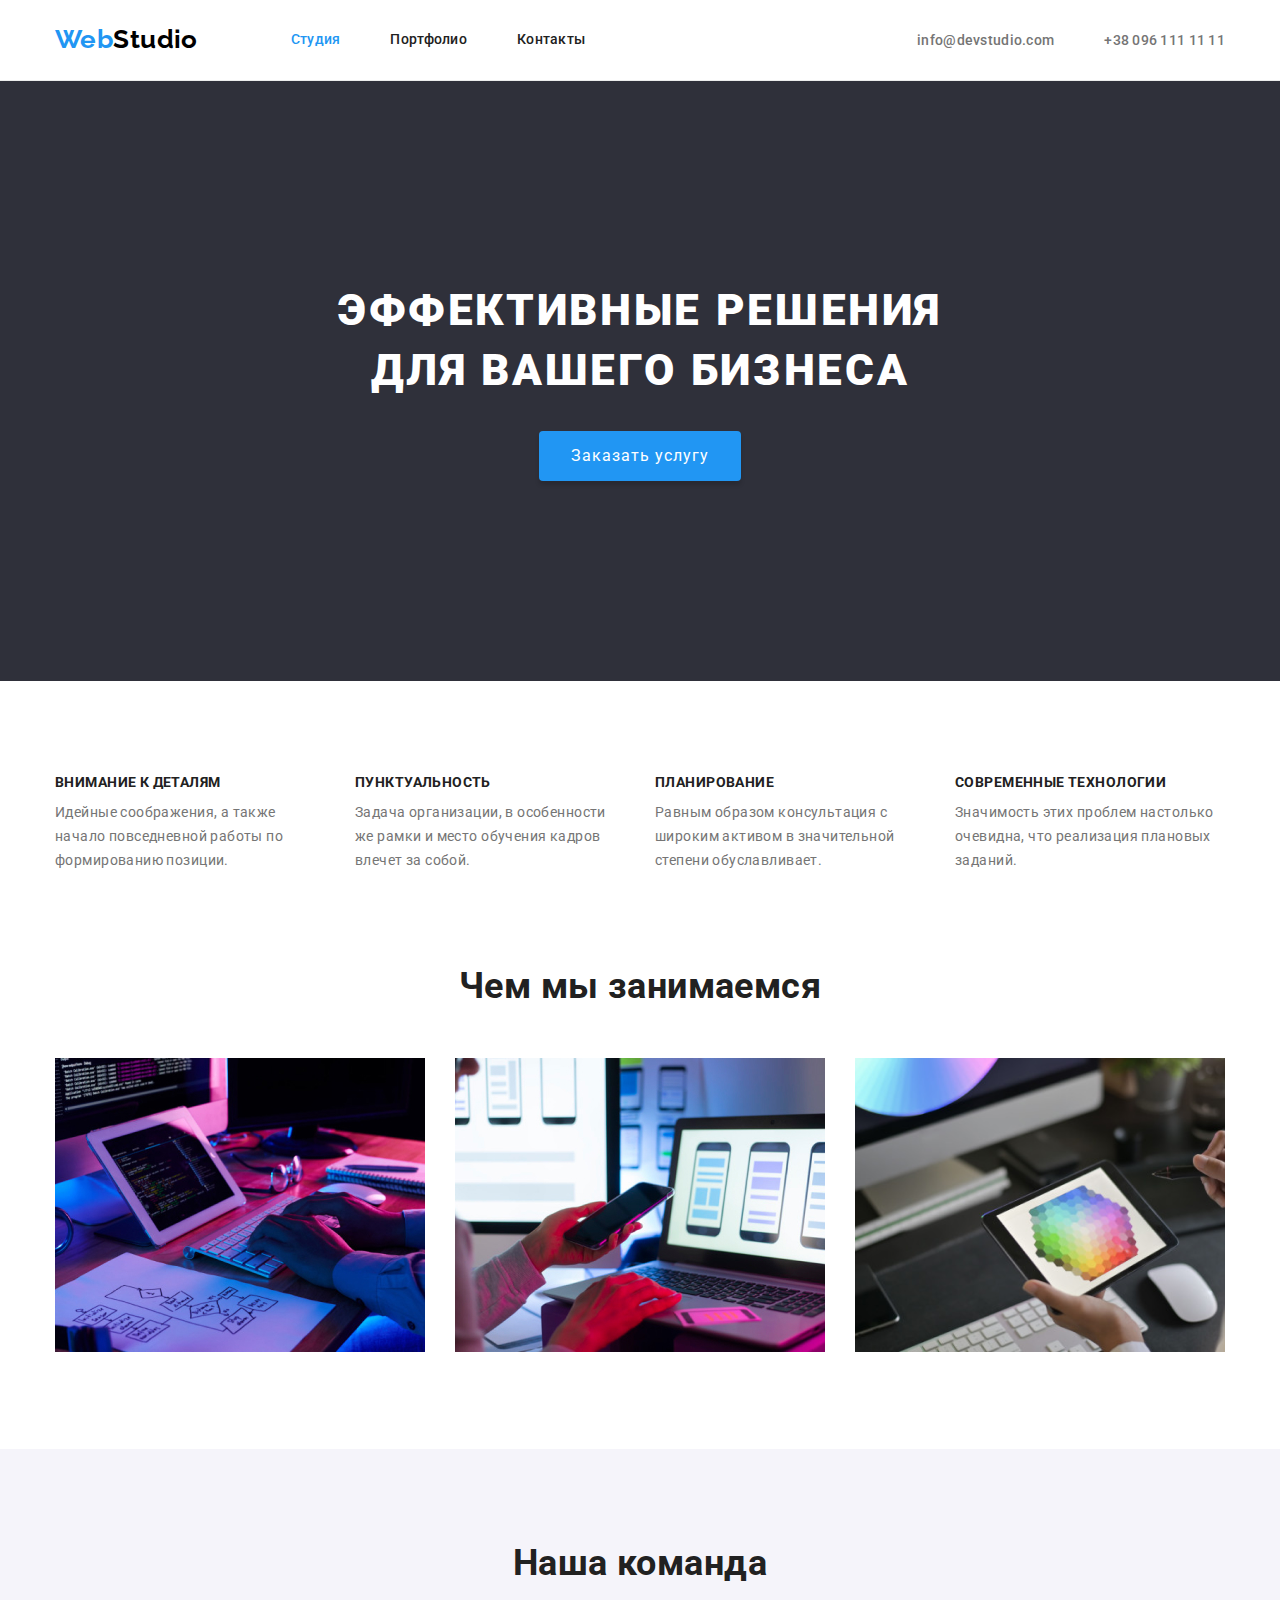
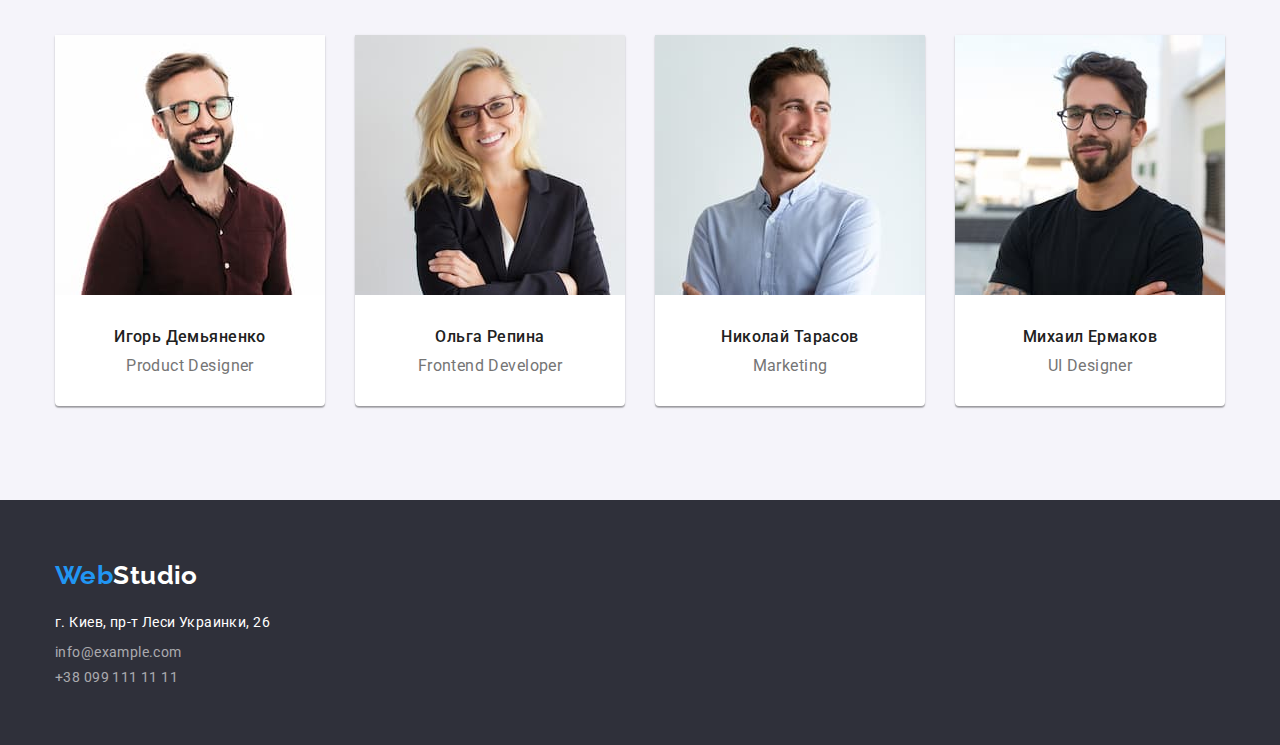
<file: index.html>
<!DOCTYPE html>
<html lang="ru">
  <head>
    <meta charset="UTF-8" />
    <meta http-equiv="X-UA-Compatible" content="IE=edge" />
    <meta name="viewport" content="width=device-width, initial-scale=1.0" />
    <title>Моя Студия</title>
    <link rel="preconnect" href="https://fonts.gstatic.com" />
    <link
      href="https://fonts.googleapis.com/css2?family=Raleway:wght@700&family=Roboto:wght@400;500;700;900&display=swap"
      rel="stylesheet"
    />
    <link
      rel="stylesheet"
      href="https://cdnjs.cloudflare.com/ajax/libs/modern-normalize/1.0.0/modern-normalize.min.css"
    />
    <link rel="stylesheet" href="./css/styles.css" />
  </head>
  <body>
    <!-- Шапка -->
    <header class="main-header">
      <div class="container header">
        <nav class="navigation">
          <a href="./index.html" class="navigation-logo"> <span class="accent">Web</span>Studio</a>
          <ul class="navigation-list">
            <li class="navigation-item">
              <a href="./index.html" class="navigation-link current">Студия</a>
            </li>
            <li class="navigation-item">
              <a href="./portfolio.html" class="navigation-link">Портфолио</a>
            </li>
            <li class="navigation-item">
              <a href="" class="navigation-link">Контакты</a>
            </li>
          </ul>
        </nav>
        <ul class="navigation-contact">
          <li class="navigation-item">
            <a href="mailto:info@devstudio.com" class="navigation-address">info@devstudio.com</a>
          </li>
          <li class="navigation-item">
            <a href="tel:+380961111111" class="navigation-address">+38 096 111 11 11</a>
          </li>
        </ul>
      </div>
    </header>

    <!-- Мейн контент -->
    <main>
      <!-- Герой -->
      <section class="hero section">
        <div class="container">
          <h1 class="hero-title">Эффективные решения для вашего бизнеса</h1>
          <button type="button" class="button">Заказать услугу</button>
        </div>
      </section>

      <!-- Преимущества -->
      <section class="section no-padding-bottom">
        <h2 class="hidden">Наши Преимущества</h2>
        <div class="container">
          <ul class="feature-list">
            <li class="feature-item">
              <h3 class="feature-list-title">Внимание к деталям</h3>
              <p class="feature-desc">
                Идейные соображения, а также начало повседневной работы по формированию позиции.
              </p>
            </li>
            <li class="feature-item">
              <h3 class="feature-list-title">Пунктуальность</h3>
              <p class="feature-desc">
                Задача организации, в особенности же рамки и место обучения кадров влечет за собой.
              </p>
            </li>
            <li class="feature-item">
              <h3 class="feature-list-title">Планирование</h3>
              <p class="feature-desc">
                Равным образом консультация с широким активом в значительной степени обуславливает.
              </p>
            </li>
            <li class="feature-item">
              <h3 class="feature-list-title">Современные технологии</h3>
              <p class="feature-desc">
                Значимость этих проблем настолько очевидна, что реализация плановых заданий.
              </p>
            </li>
          </ul>
        </div>
      </section>

      <!-- Чем мы занимаемся -->
      <section class="section">
        <div class="container">
          <h2 class="occupation-title">Чем мы занимаемся</h2>
          <ul class="occupation">
            <li>
              <img src="./images/img1.jpg" alt="рабочий стол" width="370" height="294" />
            </li>

            <li>
              <img
                src="./images/img2.jpg"
                alt="человек с телефоном возле ноутбука"
                width="370"
                height="294"
              />
            </li>
            <li>
              <img src="./images/img3.jpg" alt="человек с планшетом" width="370" height="294" />
            </li>
          </ul>
        </div>
      </section>

      <!-- Наша команда -->
      <section class="team section">
        <div class="container">
          <h2 class="team-title">Наша команда</h2>
          <ul class="team-list">
            <li class="team-list-card">
              <img
                class="team-photo"
                src="./images/img11.jpg"
                alt="мужчина в очках и бордовой рубашке"
                width="270"
                height="260"
              />
              <div class="team-list-card-description">
                <h3 class="team-member">Игорь Демьяненко</h3>
                <p lang="en" class="team-role">Product Designer</p>
              </div>
            </li>
            <li class="team-list-card">
              <img
                class="team-photo"
                src="./images/img12.jpg"
                alt="девушка в очках в черном пиджаке"
                width="270"
                height="260"
              />
              <div class="team-list-card-description">
                <h3 class="team-member">Ольга Репина</h3>
                <p lang="en" class="team-role">Frontend Developer</p>
              </div>
            </li>
            <li class="team-list-card">
              <img
                class="team-photo"
                src="./images/img13.jpg"
                alt="мужчина в светлой рубашке"
                width="270"
                height="260"
              />
              <div class="team-list-card-description">
                <h3 class="team-member">Николай Тарасов</h3>
                <p lang="en" class="team-role">Marketing</p>
              </div>
            </li>
            <li class="team-list-card">
              <img
                class="team-photo"
                src="./images/img14.jpg"
                alt="мужчина в очках в черной футболке"
                width="270"
                height="260"
              />
              <div class="team-list-card-description">
                <h3 class="team-member">Михаил Ермаков</h3>
                <p lang="en" class="team-role">UI Designer</p>
              </div>
            </li>
          </ul>
        </div>
      </section>
    </main>

    <!-- Футер -->
    <footer class="contact">
      <div class="container">
        <a href="./index.html" class="contact-logo"> <span class="accent">Web</span>Studio</a>
        <address class="contact-list">
          <p class="contact-address">г. Киев, пр-т Леси Украинки, 26</p>
          <a href="mailto:info@example.com" class="contact-link">info@example.com</a>
          <a href="tel:+380991111111" class="contact-link">+38 099 111 11 11</a>
        </address>
      </div>
    </footer>
  </body>
</html>
</file>
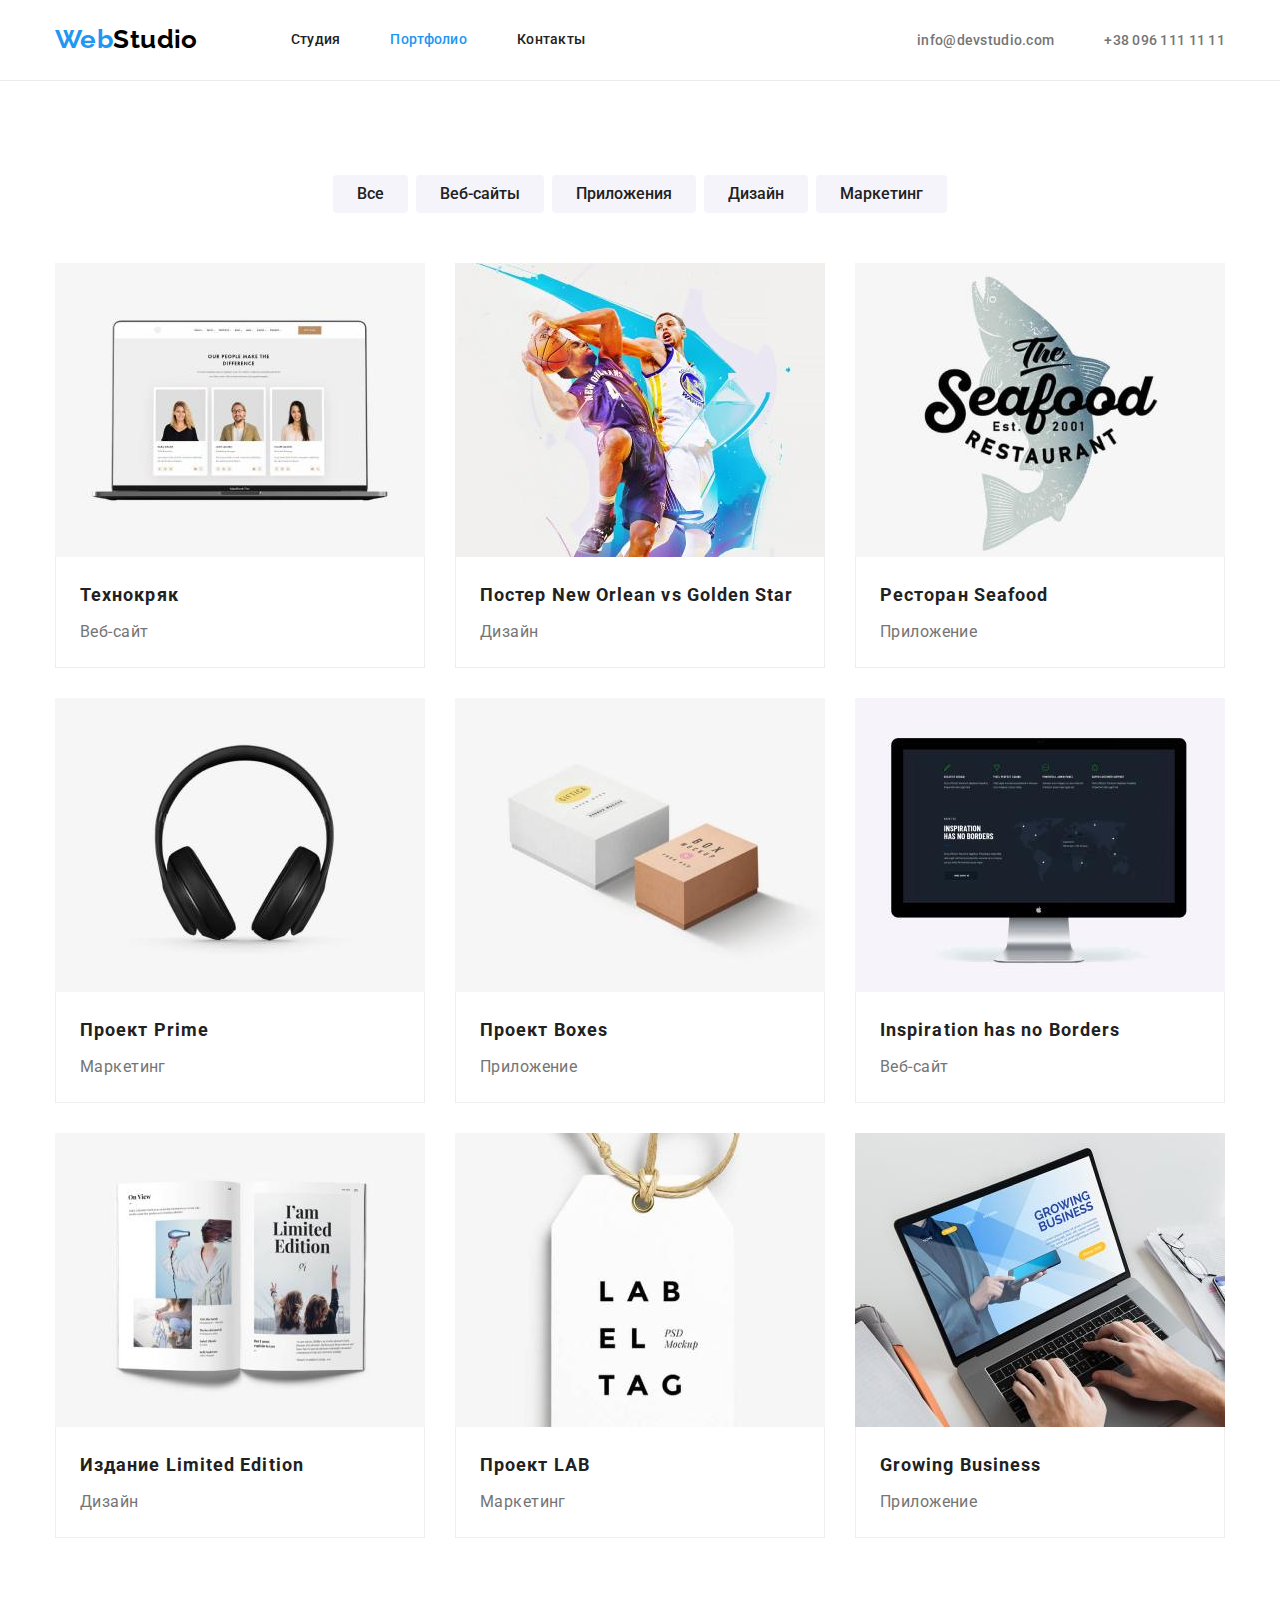
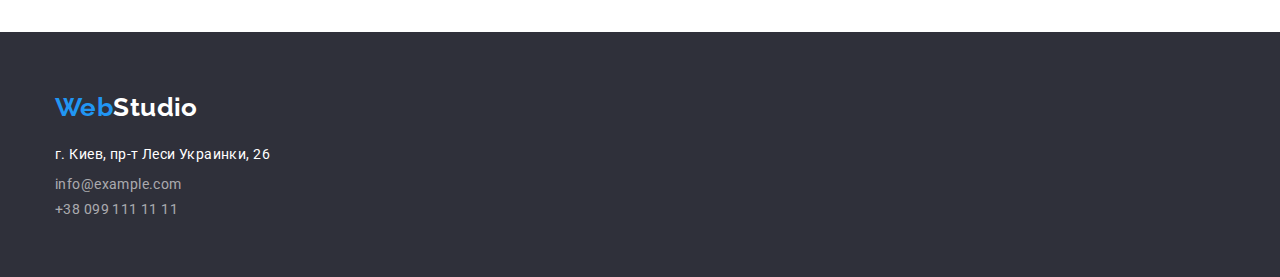
<file: portfolio.html>
<!DOCTYPE html>
<html lang="ru">
  <head>
    <meta charset="UTF-8" />
    <meta http-equiv="X-UA-Compatible" content="IE=edge" />
    <meta name="viewport" content="width=device-width, initial-scale=1.0" />
    <title>Моя Студия</title>
    <link rel="preconnect" href="https://fonts.gstatic.com" />
    <link
      href="https://fonts.googleapis.com/css2?family=Raleway:wght@700&family=Roboto:wght@400;500;700;900&display=swap"
      rel="stylesheet"
    />
    <link
      rel="stylesheet"
      href="https://cdnjs.cloudflare.com/ajax/libs/modern-normalize/1.0.0/modern-normalize.min.css"
    />
    <link rel="stylesheet" href="./css/styles.css" />
  </head>
  <body>
    <!-- Шапка -->
    <header class="main-header">
      <div class="container header">
        <nav class="navigation">
          <a href="./index.html" class="navigation-logo"> <span class="accent">Web</span>Studio</a>
          <ul class="navigation-list">
            <li class="navigation-item">
              <a href="./index.html" class="navigation-link">Студия</a>
            </li>
            <li class="navigation-item">
              <a href="./portfolio.html" class="navigation-link current">Портфолио</a>
            </li>
            <li class="navigation-item">
              <a href="" class="navigation-link">Контакты</a>
            </li>
          </ul>
        </nav>
        <ul class="navigation-contact">
          <li class="navigation-item">
            <a href="mailto:info@devstudio.com" class="navigation-address">info@devstudio.com</a>
          </li>
          <li class="navigation-item">
            <a href="tel:+380961111111" class="navigation-address">+38 096 111 11 11</a>
          </li>
        </ul>
      </div>
    </header>

    <!-- Мейн контент -->
    <main>
      <section class="section">
        <h1 class="hidden">Портфолио</h1>
        <div class="container">
          <!-- Фильтр -->
          <ul class="filter">
            <li class="filter-item"><button type="button" class="filter-button">Все</button></li>
            <li class="filter-item">
              <button type="button" class="filter-button">Веб-сайты</button>
            </li>
            <li class="filter-item">
              <button type="button" class="filter-button">Приложения</button>
            </li>
            <li class="filter-item"><button type="button" class="filter-button">Дизайн</button></li>
            <li class="filter-item">
              <button type="button" class="filter-button">Маркетинг</button>
            </li>
          </ul>

          <!-- Список работ -->
          <ul class="works">
            <li class="work-list-card">
              <img class="image" src="./images/img21.jpg" alt="ноутбук" width="370" height="294" />
              <div class="work-description">
                <h2 class="works-item">Технокряк</h2>
                <p class="works-id">Веб-сайт</p>
              </div>
            </li>

            <li class="work-list-card">
              <img
                class="image"
                src="./images/img22.jpg"
                alt="баскетболисты"
                width="370"
                height="294"
              />
              <div class="work-description">
                <h2 class="works-item">Постер <span lang="en">New Orlean vs Golden Star</span></h2>
                <p class="works-id">Дизайн</p>
              </div>
            </li>

            <li class="work-list-card">
              <img
                class="image"
                src="./images/img23.jpg"
                alt="надпись ресторан морской еды на фоне рыбы"
                width="370"
                height="294"
              />
              <div class="work-description">
                <h2 class="works-item">Ресторан <span lang="en">Seafood</span></h2>
                <p class="works-id">Приложение</p>
              </div>
            </li>

            <li class="work-list-card">
              <img class="image" src="./images/img24.jpg" alt="наушники" width="370" height="294" />
              <div class="work-description">
                <h2 class="works-item">Проект <span lang="en">Prime</span></h2>
                <p class="works-id">Маркетинг</p>
              </div>
            </li>

            <li class="work-list-card">
              <img
                class="image"
                src="./images/img25.jpg"
                alt="две коробки с надписями"
                width="370"
                height="294"
              />
              <div class="work-description">
                <h2 class="works-item">Проект <span lang="en">Boxes</span></h2>
                <p class="works-id">Приложение</p>
              </div>
            </li>

            <li class="work-list-card">
              <img class="image" src="./images/img26.jpg" alt="монитор" width="370" height="294" />
              <div class="work-description">
                <h2 lang="en" class="works-item">Inspiration has no Borders</h2>
                <p class="works-id">Веб-сайт</p>
              </div>
            </li>

            <li class="work-list-card">
              <img
                class="image"
                src="./images/img27.jpg"
                alt="раскрытая книга"
                width="370"
                height="294"
              />
              <div class="work-description">
                <h2 class="works-item">Издание <span lang="en">Limited Edition</span></h2>
                <p class="works-id">Дизайн</p>
              </div>
            </li>

            <li class="work-list-card">
              <img
                class="image"
                src="./images/img28.jpg"
                alt="бирка для одежды"
                width="370"
                height="294"
              />
              <div class="work-description">
                <h2 class="works-item">Проект <span lang="en">LAB</span></h2>
                <p class="works-id">Маркетинг</p>
              </div>
            </li>

            <li class="work-list-card">
              <img
                class="image"
                src="./images/img29.jpg"
                alt="человек работающий за ноутбуком"
                width="370"
                height="294"
              />
              <div class="work-description">
                <h2 lang="en" class="works-item">Growing Business</h2>
                <p class="works-id">Приложение</p>
              </div>
            </li>
          </ul>
        </div>
      </section>
    </main>

    <!-- Футер -->
    <footer class="contact">
      <div class="container">
        <a href="./index.html" class="contact-logo"> <span class="accent">Web</span>Studio</a>
        <address class="contact-list">
          <p class="contact-address">г. Киев, пр-т Леси Украинки, 26</p>
          <a href="mailto:info@example.com" class="contact-link">info@example.com</a>
          <a href="tel:+380991111111" class="contact-link">+38 099 111 11 11</a>
        </address>
      </div>
    </footer>
  </body>
</html>
</file>
<file: css/styles.css>
/* =======Палитра======= */
:root {
  --main-text-color: #212121;
  --sec-text-color: #757575;
  --accent: #2196f3;
  --accent-opacity: rgba(33, 149, 243, 0.6);
  --white: #ffffff;
  --white-opacity: rgba(255, 255, 255, 0.6);
  --logo: #000000;
  --alt-bg: #2f303a;
  --secondary-bg: #f5f4fa;
  --button-bg-active: #188ce8;
}

/* =======Глобальные======= */
body {
  color: var(--main-text-color);
  font-family: 'Roboto', sans-serif;
  font-size: 14px;
  letter-spacing: 0.03em;
}
.navigation-list,
.navigation-contact,
.feature-list,
.occupation,
.team-list,
.filter,
.works {
  list-style: none;
  padding: 0;
  margin: 0;
}

.navigation-logo,
.navigation-link,
.navigation-address,
.contact-logo,
.contact-link {
  text-decoration: none;
}

.hidden {
  display: none;
}

.navigation .current {
  color: var(--accent);
}

.container {
  width: 1200px;
  padding: 0 15px;
  margin: 0 auto;
}

/* =======Логотипы======= */
.navigation-logo,
.contact-logo {
  font-family: Raleway, sans-serif;
  font-weight: 700;
  font-size: 26px;
  line-height: 1.2;
}

.navigation-logo {
  color: var(--logo);
}

.contact-logo {
  display: inline-block;
  margin-bottom: 20px;
  color: var(--white);
}

.accent {
  color: var(--accent);
}

.section {
  padding: 94px 0;
}
.hero.section {
  padding: 200px 0;
}
.section.no-padding-bottom {
  padding-bottom: 0;
}

/* =======Навигация======= */

.main-header {
  border-bottom: 1px solid #ececec;
}

.header {
  display: flex;
  align-items: center;
}

.navigation {
  display: flex;
  align-items: center;
}

.navigation-list {
  display: flex;
  margin-left: 93px;
}

.navigation-item:not(:last-child) {
  margin-right: 50px;
}

.navigation-address,
.navigation-link {
  font-weight: 500;
  line-height: 1.14;
  letter-spacing: 0.02em;
}

.navigation-link {
  display: block;
  padding-top: 32px;
  padding-bottom: 32px;
  color: var(--main-text-color);
}

.navigation-contact {
  display: flex;
  margin-left: auto;
}

.navigation-address {
  color: var(--sec-text-color);
}

.navigation-link:hover,
.navigation-address:hover,
.navigation-link:focus,
.navigation-address:focus {
  color: var(--accent);
}

/* =======Герой======= */
.hero {
  text-align: center;
  background-color: var(--alt-bg);
}
.hero-title {
  margin: 0 auto 30px;
  width: 696px;

  color: var(--white);
  font-weight: 900;
  font-size: 44px;
  line-height: 1.36;
  letter-spacing: 0.06em;
  text-transform: uppercase;
}
.button {
  padding: 10px 32px;
  border: 0px solid transparent;
  border-radius: 4px;
  box-shadow: 0px 4px 4px rgba(0, 0, 0, 0.15);
  background-color: var(--accent);
  color: var(--white);
  font-size: 16px;
  line-height: 1.87;
  text-align: center;
  letter-spacing: 0.06em;

  cursor: pointer;
}
.button:active {
  background-color: var(--button-bg-active);
}

/* =======Преимущества======= */

.feature-list {
  display: flex;
  justify-content: space-between;
}

.feature-item {
  flex-basis: 270px;
}

.feature-desc {
  margin-top: 0;
  margin-bottom: 0;
  color: var(--sec-text-color);
  line-height: 24px;
}
.feature-list-title {
  margin-top: 0;
  margin-bottom: 10px;
  font-weight: 700;
  font-size: 14px;
  line-height: 1.14;
  text-transform: uppercase;
}

/* =======Чем мы занимаемся======= */

.occupation {
  display: flex;
  justify-content: space-between;
}

.occupation-title,
.team-title {
  margin-top: 0;
  margin-bottom: 50px;
  font-weight: 700;
  font-size: 36px;
  line-height: 1.16;
  text-align: center;
}

/* =======Наша команда======= */

.team {
  background-color: var(--secondary-bg);
}

.team-list {
  display: flex;
  justify-content: space-between;
}

.team-list-card {
  background-color: var(--white);
  box-shadow: 0px 1px 3px rgba(0, 0, 0, 0.12), 0px 1px 1px rgba(0, 0, 0, 0.14),
    0px 2px 1px rgba(0, 0, 0, 0.2);
  border-radius: 0px 0px 4px 4px;
}

.team-list-card-description {
  padding: 30px 0;
}

.team-member,
.team-role {
  margin-top: 0;
  margin-bottom: 0;
  font-size: 16px;
  line-height: 1.18;
  text-align: center;
}

.team-member {
  margin-bottom: 10px;
  font-weight: 500;
}
.team-role {
  color: var(--sec-text-color);
}

/* =======Футер======= */
.contact {
  padding-top: 60px;
  padding-bottom: 60px;
  background-color: var(--alt-bg);
  color: var(--white);
}

.contact-list {
  font-style: normal;
}

.contact-address {
  margin-top: 0;
  margin-bottom: 9px;
  line-height: 1.7;
}

.contact-link {
  display: block;
  margin-bottom: 9px;
  color: var(--white-opacity);
}

.contact-link:last-child {
  margin-bottom: 0;
}

.contact-link:focus,
.contact-link:hover {
  color: var(--accent-opacity);
}

/* =======ПОРТФОЛИО======= */

/* =======Фильтр======= */

.filter {
  display: flex;
  justify-content: center;
  margin-bottom: 50px;
}

.filter-item:not(:last-child) {
  margin-right: 8px;
}

.filter-button {
  padding: 6px 24px;
  border: 0 solid transparent;
  border-radius: 4px;

  background-color: var(--secondary-bg);
  color: var(--main-text-color);
  font-family: inherit;
  font-weight: 500;
  font-size: 16px;
  line-height: 1.62;
  text-align: center;
  cursor: pointer;
}

.filter-button:hover,
.filter-button:focus {
  background-color: var(--accent);
  color: var(--white);
  box-shadow: 0px 3px 1px rgba(0, 0, 0, 0.1), 0px 1px 2px rgba(0, 0, 0, 0.08),
    0px 2px 2px rgba(0, 0, 0, 0.12);
}

/* =======Список работ======= */

.works {
  display: flex;
  flex-wrap: wrap;
}

.work-list-card:not(:nth-child(3n)) {
  margin-right: 30px;
}
.work-list-card:not(:nth-last-child(-n + 3)) {
  margin-bottom: 30px;
}

.work-list-card > .image {
  display: block;
}

.work-description {
  padding: 20px 24px;
  border-left: 1px solid #eeeeee;
  border-right: 1px solid #eeeeee;
  border-bottom: 1px solid #eeeeee;
}

.works-item {
  margin-top: 0;
  margin-bottom: 4px;
  font-weight: 700;
  font-size: 18px;
  line-height: 2;
  letter-spacing: 0.06em;
}

.works-id {
  margin-top: 0;
  margin-bottom: 0;
  color: var(--sec-text-color);
  font-size: 16px;
  line-height: 1.87;
}
</file>
